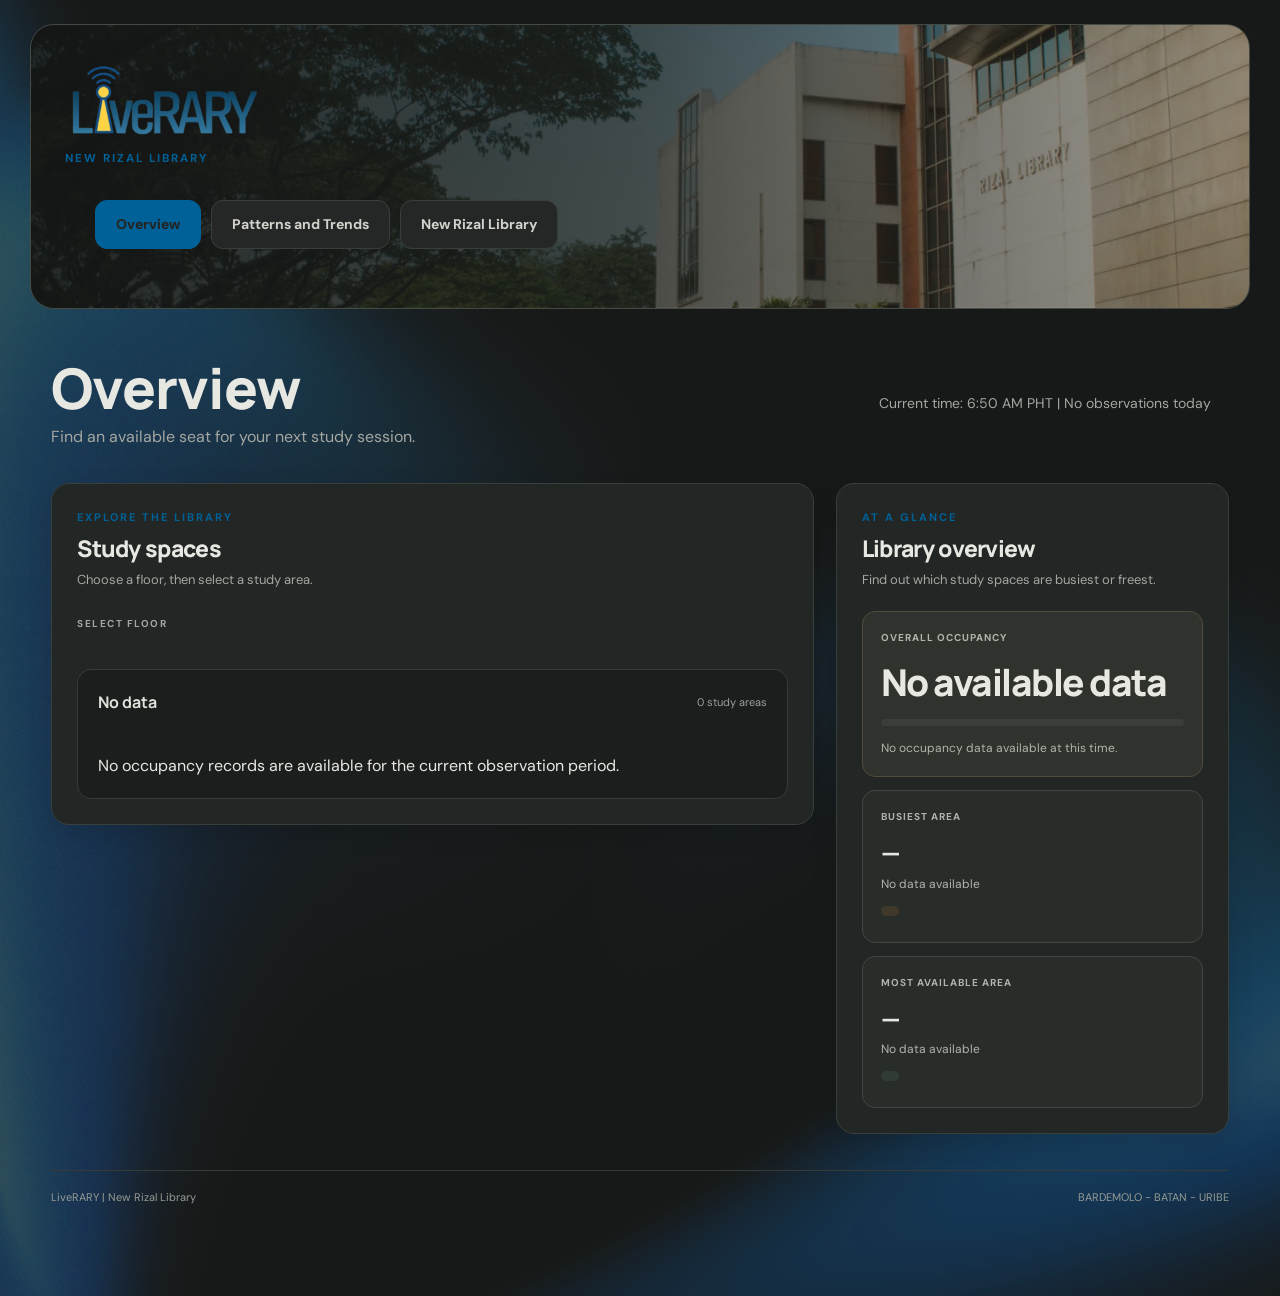
<file: index.html>
<!DOCTYPE html>
<html lang="en">
<head>
    <meta charset="UTF-8">
    <meta name="viewport" content="width=device-width, initial-scale=1.0">
    <title>LiveRARY | Overview</title>
    
    <link rel="icon" type="image" href="mmedia/img/liveRARY_logo.png">
    <link rel="stylesheet" href="css/general.css">
    <link rel="stylesheet" href="css/index.css">
</head>
<body>
    <header class="hero">
        <div class="hero-top">
            <div>
                <img src="mmedia/img/liveRARY_logo.png">    
                <p class="eyebrow">NEW RIZAL LIBRARY</p>
            </div>
        </div>

         <nav class="navigation">
        <a href="index.html" class="nav-link active">Overview</a>
        <a href="html/patternsandtrends.html" class="nav-link">Patterns and Trends</a>
        <a href="https://rizal.library.ateneo.edu" class="nav-link">New Rizal Library</a>
    </nav>
    </header>

    <main class="overview-page">
        <section class="page-heading">
            <div>
                <h1>Overview</h1>
                <p>
                    Find an available seat for your next study session.
                </p>
            </div>
           
            <p id="data-timestamp" class="data-timestamp">
                Loading occupancy data.
            </p>
        </section>

        <section class="dashboard">

            <article class="panel study-panel" id="zones">
                <div class="panel-heading">
                    <div>
                        <p class="section-label">EXPLORE THE LIBRARY</p>
                        <h2>Study spaces</h2>
                        <p class="muted">
                            Choose a floor, then select a study area.
                        </p>
                    </div>
                </div>

                <p class="tabs-heading">SELECT FLOOR</p>
                <div class="floor-tabs" id="floor-tabs"></div>

                <div class="area-section">
                    <div class="area-section-heading">
                        <h3 id="selected-floor-title">Floor 1</h3>
                        <span id="area-count">2 study areas</span>
                    </div>

                    <div class="area-tabs" id="area-tabs"></div>
                    <div id="area-details"></div>
                </div>
            </article>

            <div class="panel summary-panel">
                <div class="panel-heading">
                    <div>
                        <p class="section-label">AT A GLANCE</p>
                        <h2>Library overview</h2>
                        <p class="muted">
                            Find out which study spaces are busiest or freest.
                        </p>
                    </div>
                </div>

                <div class="summary-card overall-card">
                    <div class="summary-card-top">
                        <span class="summary-label">OVERALL OCCUPANCY</span>
                    </div>

                    <p class="summary-number" id="overall-occupancy">0%</p>

                    <div class="summary-progress">
                        <div id="overall-progress"></div>
                    </div>

                    <p class="summary-description" id="seat-summary"></p>
                </div>

                <div class="summary-card">
                    <div class="summary-card-top">
                        <span class="summary-label">BUSIEST AREA</span>
                    </div>

                    <p class="summary-number area-name" id="busiest-area">—</p>
                    <p class="summary-description" id="busiest-floor"></p>
                    <span class="area-badge busy-badge" id="busiest-rate"></span>
                </div>

                <div class="summary-card">
                    <div class="summary-card-top">
                        <span class="summary-label">MOST AVAILABLE AREA</span>
                    </div>

                    <p class="summary-number area-name" id="freest-area">—</p>
                    <p class="summary-description" id="freest-floor"></p>
                    <span class="area-badge free-badge" id="freest-rate"></span>
                </div>
            </div>

        </section>

        <footer class="overview-footer">
            <p>LiveRARY | New Rizal Library</p>
            <p>BARDEMOLO - BATAN - URIBE</p>
        </footer>
    </main>
    <script src="js/index.js"></script>
</body>
</html>
</file>
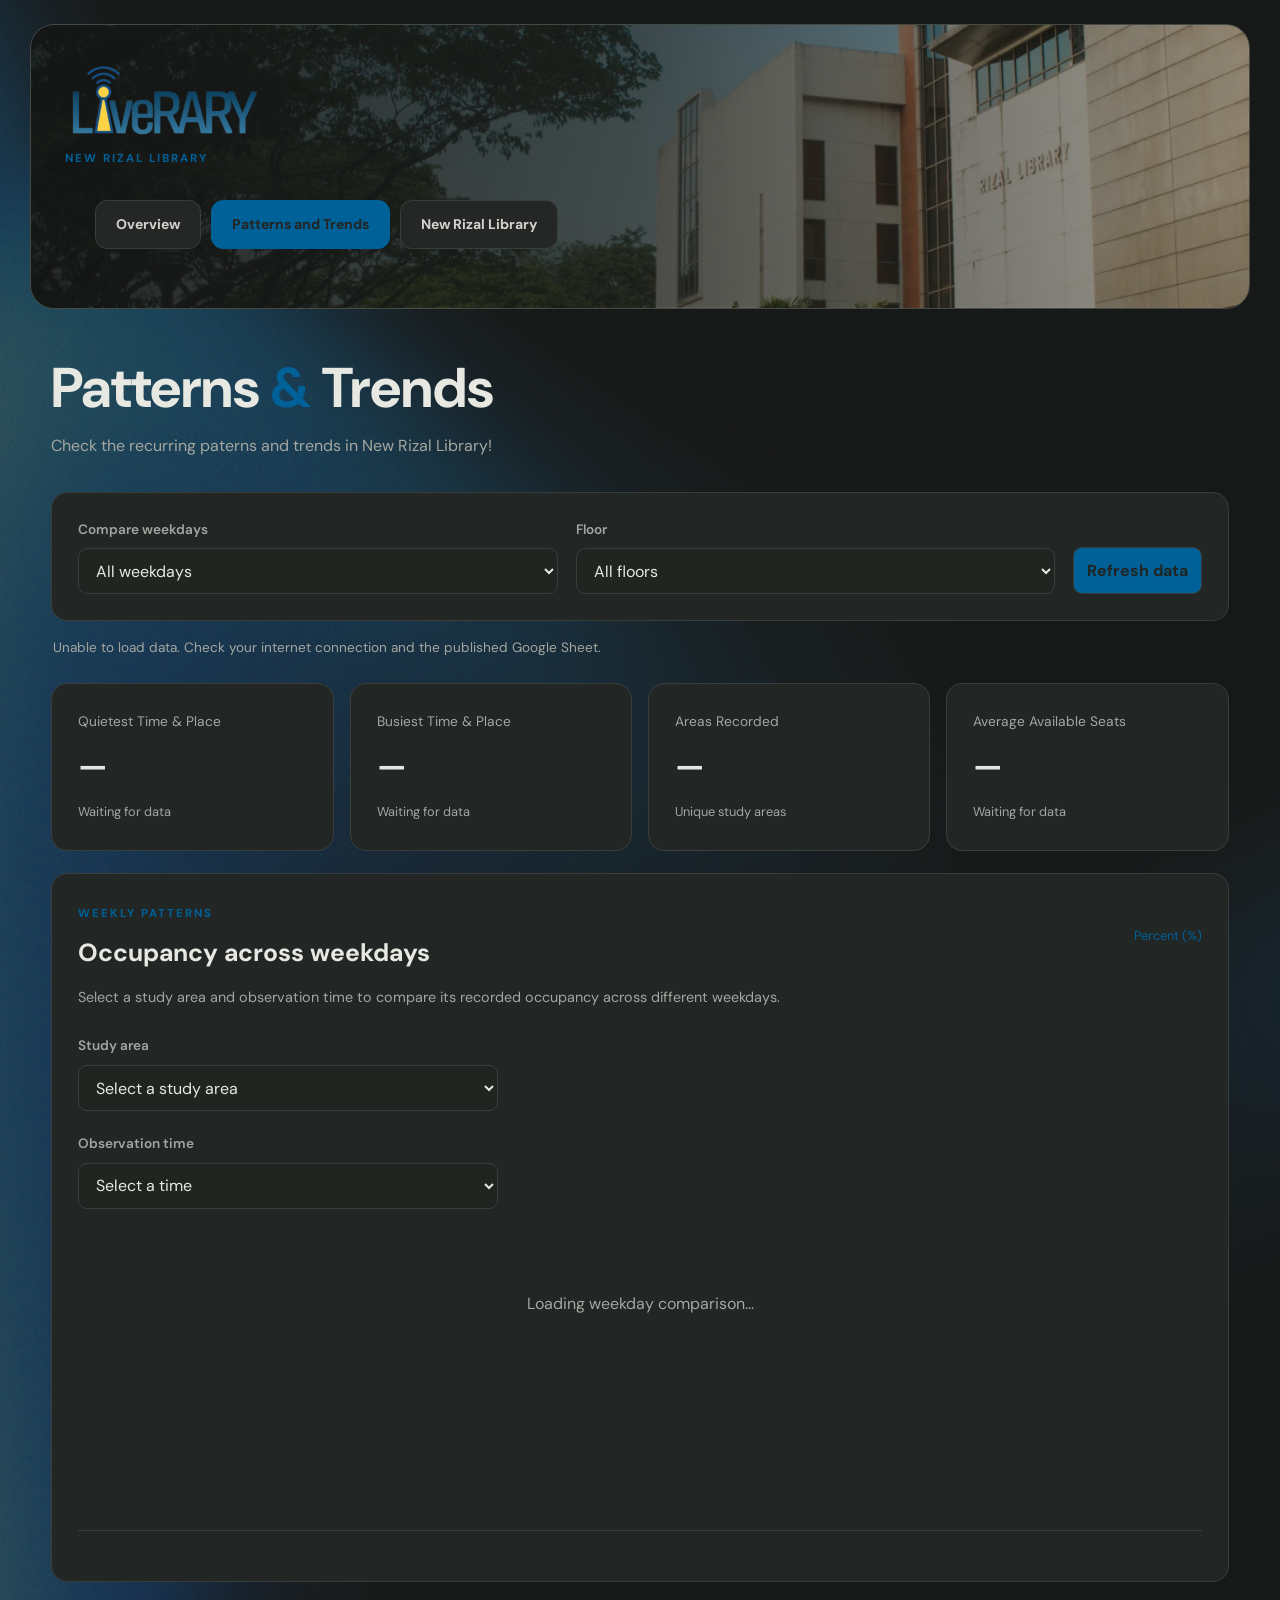
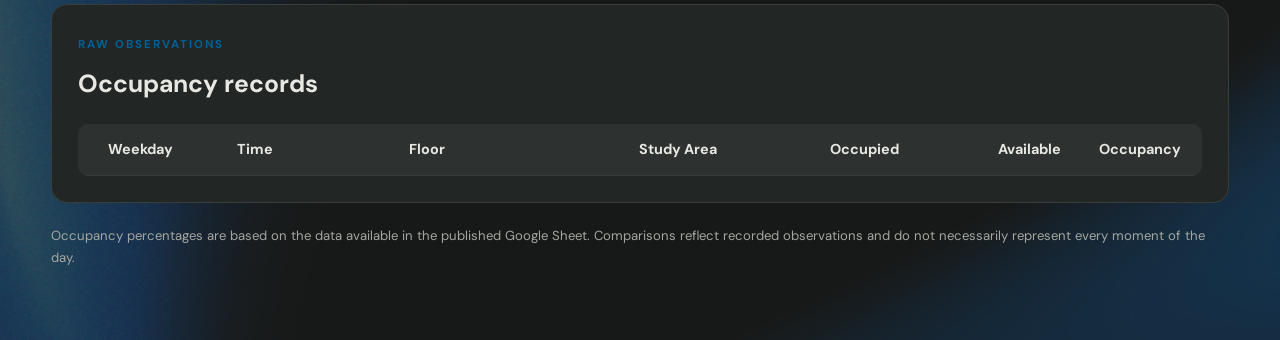
<file: html/patternsandtrends.html>
<!DOCTYPE html>
<html lang="en">
<head>
    <meta charset="UTF-8">
    <meta name="viewport" content="width=device-width, initial-scale=1.0">
    <title>LiveRARY | Patterns and Trends</title>

    <link rel="icon" type="image" href="../mmedia/img/liveRARY_logo.png">
    <link rel="stylesheet" href="../css/general.css">
    <link rel="stylesheet" href="../css/patternsandtrends.css">
</head>

<body>
    <header class="hero">
        <div class="hero-top">
            <div>
                <img src="../mmedia/img/liveRARY_logo.png">
                <p class="eyebrow">NEW RIZAL LIBRARY</p>
            </div>
        </div>

        <nav class="navigation">
            <a href="../index.html" class="nav-link">Overview</a>
            <a href="patternsandtrends.html" class="nav-link active">Patterns and Trends</a>
            <a href="https://rizal.library.ateneo.edu" class="nav-link">New Rizal Library</a>
        </nav>
    </header>

    <main class="trends-container">

        <section class="page-heading">
            <h1>Patterns <span>&</span> Trends</h1>
            <p>
                Check the recurring paterns and trends in New Rizal Library!
            </p>
        </section>

        <section class="controls panel">

            <div class="control-group">
                <label for="weekday-select">Compare weekdays</label>
                <select id="weekday-select">
                    <option value="All">All weekdays</option>
                    <option value="Monday">Monday</option>
                    <option value="Tuesday">Tuesday</option>
                    <option value="Wednesday">Wednesday</option>
                    <option value="Thursday">Thursday</option>
                    <option value="Friday">Friday</option>
                </select>
            </div>

            <div class="control-group">
                <label for="floor-select">Floor</label>
                <select id="floor-select">
                    <option value="All">All floors</option>
                    <option value="1">Floor 1</option>
                    <option value="2">Floor 2</option>
                    <option value="3">Floor 3</option>
                    <option value="4">Floor 4</option>
                    <option value="5">Floor 5</option>
                </select>
            </div>

            <button id="refresh-button" type="button">
                Refresh data
            </button>

        </section>

        <p id="data-status" class="data-status" role="status">
            Loading occupancy data...
        </p>

        <!-- SUMMARY CARDS -->
        <section class="summary-grid">

            <article class="summary-card panel">
                <p>Quietest Time & Place</p>
                <h2 id="quietest-time">—</h2>
                <span id="quietest-detail">Waiting for data</span>
            </article>

            <article class="summary-card panel">
                <p>Busiest Time & Place</p>
                <h2 id="busiest-time">—</h2>
                <span id="busiest-detail">Waiting for data</span>
            </article>

            <article class="summary-card panel">
                <p>Areas Recorded</p>
                <h2 id="areas-count">—</h2>
                <span id="areas-detail">Unique study areas</span>
            </article>

            <article class="summary-card panel">
                <p>Average Available Seats</p>
                <h2 id="average-available-seats">—</h2>
                <span id="average-available-detail">Waiting for data</span>
            </article>

        </section>

        <!-- WEEKDAY COMPARISON CHART -->
        <section class="panel chart-panel">

            <div class="section-heading">
                <div>
                    <p class="eyebrow">WEEKLY PATTERNS</p>
                    <h2>Occupancy across weekdays</h2>
                </div>

                <span class="chart-unit">Percent (%)</span>
            </div>

            <p class="section-description">
                Select a study area and observation time to compare
                its recorded occupancy across different weekdays.
            </p>

            <div class="control-group area-picker">
                <label for="area-select">Study area</label>
                <select id="area-select">
                    <option value="">Select a study area</option>
                </select>
            </div>

            <div class="control-group time-picker">
                <label for="time-select">Observation time</label>
                <select id="time-select">
                    <option value="">Select a time</option>
                </select>
            </div>

            <div id="weekday-chart" class="weekday-chart">
                <p class="empty-state">
                    Loading weekday comparison...
                </p>
            </div>

            <p id="trend-note" class="trend-note"></p>

        </section>

        <!-- COMPLETE OCCUPANCY RECORDS -->
        <section class="panel table-panel">

            <div class="section-heading">
                <div>
                    <p class="eyebrow">RAW OBSERVATIONS</p>
                    <h2>Occupancy records</h2>
                </div>
            </div>

            <div class="table-wrapper">
                <table>
                    <thead>
                        <tr>
                            <th>Weekday</th>
                            <th>Time</th>
                            <th>Floor</th>
                            <th>Study Area</th>
                            <th>Occupied</th>
                            <th>Available</th>
                            <th>Occupancy</th>
                        </tr>
                    </thead>
                    <tbody id="records-table"></tbody>
                </table>
            </div>

        </section>

        <p class="page-note">
            Occupancy percentages are based on the data available
            in the published Google Sheet. Comparisons reflect recorded
            observations and do not necessarily represent every moment
            of the day.
        </p>

    </main>

    <script src="../js/patternsandtrends.js"></script>
</body>
</html>
</file>
<file: css/general.css>
@import url('https://fonts.googleapis.com/css2?family=DM+Sans:wght@400;500;600;700&family=Manrope:wght@400;500;600;700;800&display=swap');

:root {
    --forest: #a9c7b5;
    --forest-dark: #202522;
    --sage: #343a36;
    --sage-light: #292e2b;
    --cream: #171918;
    --white: #222624;
    --text: #e8e8e3;
    --muted: #a4a7a1;
    --border: #3a3e3b;
    --teal: #91b5a0;
    --azure: #006199;
    --red: #d78378;
    --gold: #006199;
}

* {
    box-sizing: border-box;
    margin: 0;
    padding: 0;
}

html {
    scroll-behavior: smooth;
}

body {
    background-image: url(../mmedia/img/background.png);
    background-size: cover;
    color: var(--text);
    font-family: 'DM Sans', sans-serif;
    line-height: 1.6;
}

.hero {
    position: relative;
    isolation: isolate;
    overflow: hidden;
    margin: 24px 30px 0;
    padding: 34px;
    min-height: 250px;

    background:
        linear-gradient(
            90deg,
            rgba(20, 23, 22, 0.92) 0%,
            rgba(28, 31, 29, 0.78) 50%,
            rgba(28, 31, 29, 0.35) 100%
        ),
        url("../mmedia/img/new-rizal-library.png");

    background-size: cover;
    background-position: center 45%;
    background-repeat: no-repeat;

    color: #f0f0eb;
    border: 1px solid #444944;
    border-radius: 24px;
}

.hero-top {
    position: relative;
    z-index: 1;
    display: flex;
    justify-content: space-between;
    align-items: center;
    gap: 24px;
}

.hero-top img {
    width: 200px;
    object-fit: cover;
    display: block;
    margin: 0;
    padding: 0;
}

.eyebrow {
    color: var(--azure);
    font-size: 11px;
    font-weight: 700;
    letter-spacing: 2px;
    margin-top: 5px;
}

.hero h1 {
    font-family: 'Manrope', sans-serif;
    font-size: clamp(36px, 5vw, 48px);
    font-weight: 800;
    line-height: 1.2;
    letter-spacing: -2px;
}

.hero h1 span {
    color: var(--azure);
}

.tagline {
    margin-top: 18px;
    color: #d2d4ce;
    font-size: 16px;
}

.navigation {
    display: flex;
    flex-wrap: nowrap;
    gap: 10px;
    margin: 22px 30px;
    padding-bottom: 3px;
}

.nav-link {
    flex-shrink: 0;
    padding: 12px 20px;
    border: 1px solid var(--border);
    border-radius: 12px;
    background: #242725;
    color: #d2d3cd;
    text-decoration: none;
    font-size: 14px;
    font-weight: 700;
    transition: 0.2s ease;
}

.nav-link:hover {
    background: #393e39;
    border-color: var(--azure);
    transform: scale(1.05);
}

.nav-link.active {
    background: var(--azure);
    border-color: var(--azure);
    color: #24231e;
}

button {
    font-family: inherit;
}

@media (max-width: 650px) {
    .hero {
        margin: 12px 12px 0;
        padding: 24px 20px;
        min-height: 230px;
        border-radius: 18px;
    }

    .hero-top {
        align-items: flex-start;
        flex-direction: column;
    }

    .navigation {
        margin: 15px 12px 28px;
    }

    .nav-link {
        padding: 11px 15px;
        font-size: 12px;
    }
}
</file>
<file: css/index.css>
.overview-page {
    width: min(1180px, 92%);
    margin: 0 auto;
    padding: 48px 0 70px;
}

.page-heading {
    display: grid;
    grid-template-columns: 1fr 2fr 0.7fr;
    align-items: center;
    gap: 24px;
}

.page-heading p {
    color: var(--muted);
    line-height: 1.7;
    max-width: 720px;
}

.data-notice {
    width: 100%;
    box-sizing: border-box;
    background-color: #fff8e7;
    border: 1px solid #d6a441;
    border-left: 4px solid #d6a441;
    border-radius: 8px;
    padding: 8px 14px;
    margin: 0;
    color: #664d03;
    font-size: 11px;
    line-height: 1.35;
    text-align: left;
    align-self: center;
}

.data-notice strong {
    display: block;
    font-size: 12px;
    margin-bottom: 3px;
    text-align: left;
}

.data-notice p {
    margin: 0;
}

.data-timestamp {
    margin: 0;
    font-size: 14px;
    line-height: 1.5;
}

#data-timestamp {
    display: block;
    width: fit-content;
    max-width: 100%;
    height: auto;
    min-height: 0;
    box-sizing: border-box;
    padding: 12px 18px;
    margin: 0;
    line-height: 1.4;
    white-space: normal;
}

.page-heading {
    display: flex;
    width: 100%;
    margin: 0 0 32px;
    padding: 0;
    text-align: center;
    justify-content: space-between;
}

.page-heading h1 {
    color: #e8e8e3;
    font-family: 'Manrope', sans-serif;
    font-size: clamp(2rem, 5vw, 3.5rem);
    font-weight: 800;
    letter-spacing: -1px;
    line-height: 1.1;
    margin: 0 0 5px;
    text-align: left;
}

.page-heading > p {
    color: var(--muted);
    line-height: 1.7;
    max-width: 720px;
    margin: 0;
    text-align: left;
}

.eyebrow {
    color: var(--gold);
    font-size: 0.72rem;
    font-weight: 700;
    letter-spacing: 2px;
    margin-bottom: 10px;
}

.section-label {
    color: var(--gold);
    font-size: 11px;
    font-weight: 700;
    letter-spacing: 2px;
    margin-bottom: 7px;
}

.muted {
    color: #a4a7a1;
    font-size: 13px;
    margin-top: 6px;
}

.dashboard {
    display: grid;
    grid-template-columns: minmax(0, 1.65fr) minmax(300px, 0.85fr);
    align-items: start;
    gap: 22px;
}

.panel {
    min-width: 0;
    padding: 25px;
    background: #222624;
    border: 1px solid #3a3e3b;
    border-radius: 18px;
    box-shadow: 0 8px 24px rgba(0, 0, 0, 0.12);
}

.panel-heading {
    display: flex;
    justify-content: space-between;
    align-items: flex-start;
    gap: 12px;
    margin-bottom: 25px;
}

.page-heading h2,
.panel h2 {
    color: #e8e8e3;
    font-family: 'Manrope', sans-serif;
    font-weight: 800;
    letter-spacing: -0.7px;
}

.page-heading h2 {
    font-size: 30px;
    line-height: 1.3;
}

.panel h2 {
    font-size: 23px;
    line-height: 1.35;
}

/* Floor and area tabs */
.tabs-heading {
    margin-bottom: 10px;
    color: #a4a7a1;
    font-size: 10px;
    font-weight: 700;
    letter-spacing: 1.5px;
}

.floor-tabs,
.area-tabs {
    display: flex;
    flex-wrap: wrap;
    gap: 8px;
}

.floor-tabs {
    margin-bottom: 27px;
}

.tab,
.area-tab {
    padding: 10px 15px;
    border: 1px solid #414641;
    border-radius: 9px;
    background: #292d2a;
    color: #dedfd9;
    font-size: 13px;
    font-weight: 600;
    cursor: pointer;
    transition: 0.2s ease;
}

.tab:hover,
.area-tab:hover {
    background: #393e39;
    border-color: #b6a16e;
}


.tab.active,
.area-tab.active {
    background-color: var(--azure);
    color: var(--cream);
    border: 1px solid var(--azure);
}

.closed-card {
    border-color: #594444;
}

.closed-message {
    display: flex;
    align-items: center;
    gap: 10px;
    margin-top: 24px;
    padding: 18px;
    border: 1px solid #594444;
    border-radius: 10px;
    background: #302525;
    color: #f0a5a5;
    font-size: 18px;
}

.closed-indicator {
    width: 10px;
    height: 10px;
    border-radius: 50%;
    background: #e57373;
}

.closed-description {
    margin-top: 12px;
    color: #aaa;
    font-size: 13px;
}

/* Study area section */
.area-section {
    padding: 20px;
    background: #1b1e1c;
    border: 1px solid #363b37;
    border-radius: 14px;
}

.area-section-heading {
    display: flex;
    justify-content: space-between;
    align-items: center;
    gap: 10px;
    margin-bottom: 15px;
}

.area-section-heading h3 {
    color: #e0e2dc;
    font-family: 'Manrope', sans-serif;
    font-size: 16px;
}

.area-section-heading > span {
    color: #9ba09a;
    font-size: 11px;
}

.area-tabs {
    margin-bottom: 22px;
}

.area-card {
    padding-top: 20px;
    border-top: 1px solid #363b37;
}

.area-floor {
    color: #c4ad78;
    font-size: 10px;
    font-weight: 700;
    letter-spacing: 1.5px;
    text-transform: uppercase;
}

.area-card h3 {
    margin: 5px 0 24px;
    color: #e8e8e3;
    font-family: 'Manrope', sans-serif;
    font-size: 25px;
    font-weight: 800;
    line-height: 1.3;
}

/* Occupancy information */
.occupancy-heading {
    display: flex;
    justify-content: space-between;
    align-items: center;
    gap: 12px;
    margin-bottom: 10px;
    color: #d0d1cb;
    font-size: 13px;
}

.occupancy-heading strong {
    color: #e5d2a4;
    font-size: 18px;
}

.progress,
.summary-progress {
    width: 100%;
    height: 9px;
    overflow: hidden;
    background: #3a3e3b;
    border-radius: 20px;
}

.progress-fill {
    height: 100%;
    border-radius: 20px;
    transition: width 0.3s ease;
}

.progress-fill.green {
    background: #104a6b ;
}

.progress-fill.gold {
    background: #FFD444 ;
}

.progress-fill.red {
    background: #d78378;
}

/* Individual area statistics */
.area-stats {
    display: grid;
    grid-template-columns: repeat(3, minmax(0, 1fr));
    gap: 10px;
    margin-top: 23px;
}

.mini-stat {
    padding: 14px 8px;
    text-align: center;
    background: #292d2a;
    border: 1px solid #414641;
    border-radius: 10px;
}

.mini-stat span {
    display: block;
    color: #a4a7a1;
    font-size: 11px;
}

.mini-stat strong {
    display: block;
    margin-top: 5px;
    color: #e8e8e3;
    font-family: 'Manrope', sans-serif;
    font-size: 23px;
}

.occupancy-status {
    display: inline-block;
    margin-top: 20px;
    padding: 6px 11px;
    border-radius: 20px;
    font-size: 11px;
    font-weight: 700;
}

.occupancy-status.green {
    background: #29372e;
    color: #b4d0bc;
}

.occupancy-status.gold {
    background: #40382a;
    color: #e0c88f;
}

.occupancy-status.red {
    background: #402c2a;
    color: #efa69d;
}

/* Summary panel */
.summary-panel {
    display: flex;
    flex-direction: column;
    gap: 13px;
}

.summary-panel .panel-heading {
    margin-bottom: 7px;
}

.summary-card {
    padding: 18px;
    border: 1px solid #414641;
    border-radius: 13px;
    background: #292d2a;
}

.overall-card {
    background: #30332d;
    border-color: #504b3c;
}

.summary-card-top {
    display: flex;
    align-items: center;
    gap: 9px;
    margin-bottom: 12px;
}

.summary-icon {
    display: grid;
    place-items: center;
    width: 30px;
    height: 30px;
    flex-shrink: 0;
    border-radius: 9px;
    background: #373b35;
    color: #FFD444 ;
    font-size: 17px;
    font-weight: 700;
}

.busy-icon {
    background: #40382a;
    color: #e0c88f;
}

.free-icon {
    background: #414154;
    color: #8ACFF8 ;
}

.summary-label {
    color: #b1b4ad;
    font-size: 10px;
    font-weight: 700;
    letter-spacing: 1px;
}

.summary-number {
    color: #e8e8e3;
    font-family: 'Manrope', sans-serif;
    font-size: 37px;
    font-weight: 800;
    letter-spacing: -1.5px;
    line-height: 1.3;
    overflow-wrap: anywhere;
}

.summary-number.area-name {
    font-size: 25px;
    letter-spacing: -0.7px;
}

.summary-progress {
    height: 7px;
    margin: 13px 0;
}

.summary-progress div {
    height: 100%;
    width: 0;
    background: #8ACFF8 ;
    border-radius: 20px;
    transition: width 0.3s ease;
}

.summary-description {
    margin-top: 5px;
    color: #b1b4ad;
    font-size: 12px;
}

.area-badge {
    display: inline-block;
    margin-top: 12px;
    padding: 5px 9px;
    border-radius: 20px;
    font-size: 10px;
    font-weight: 700;
}

.busy-badge {
    background: #40382a;
    color: #e0c88f;
}

.free-badge {
    background: #303b33;
    color: #b4d0bc;
}

/* Footer */
.overview-footer {
    display: flex;
    justify-content: space-between;
    gap: 12px;
    margin: 36px 0 20px;
    padding-top: 18px;
    border-top: 1px solid #363b37;
    color: #969b94;
    font-size: 11px;
}

/* Tablet */
@media (max-width: 1000px) {
    .dashboard {
        grid-template-columns: 1fr;
    }

    .summary-panel {
        display: grid;
        grid-template-columns: repeat(2, minmax(0, 1fr));
    }

    .summary-panel .panel-heading,
    .tip-card {
        grid-column: 1 / -1;
    }
}

/* Mobile */
@media (max-width: 650px) {
    .overview-page {
        width: 100%;
        padding: 32px 14px 45px;
    }

    .page-heading {
        display: block;
        text-align: left;
        margin-bottom: 26px;
    }

    .page-heading h1 {
        font-size: clamp(2rem, 8vw, 2.6rem);
    }

    .page-heading > p {
        font-size: 14px;
    }

    .page-heading h2 {
        font-size: 26px;
    }

    .panel {
        padding: 18px;
        border-radius: 15px;
    }

    .panel h2 {
        font-size: 21px;
    }

    .area-section {
        padding: 14px;
    }

    .area-stats {
        grid-template-columns: 1fr;
    }

    .mini-stat {
        display: flex;
        align-items: center;
        justify-content: space-between;
        padding: 10px 13px;
        text-align: left;
    }

    .mini-stat strong {
        margin-top: 0;
    }

    .summary-panel {
        grid-template-columns: 1fr;
    }

    .summary-panel .panel-heading,
    .tip-card {
        grid-column: auto;
    }

    .overview-footer {
        flex-direction: column;
    }
}
</file>
<file: css/patternsandtrends.css>
.trends-container {
    width: min(1180px, 92%);
    margin: 0 auto;
    padding: 48px 0 70px;
}

.page-heading {
    margin-bottom: 32px;
}

.eyebrow {
    color: var(--gold);
    font-size: 0.72rem;
    font-weight: 700;
    letter-spacing: 2px;
    margin-bottom: 10px;
}

.page-heading h1 {
    font-size: clamp(2rem, 5vw, 3.5rem);
    line-height: 1.1;
    margin-bottom: 14px;
}

.page-heading h1 span {
    color: var(--gold);
}

.page-heading > p:last-child,
.section-description {
    color: var(--muted);
    line-height: 1.7;
    max-width: 720px;
}

.panel {
    background: var(--white);
    border: 1px solid var(--border);
    border-radius: 16px;
    padding: 26px;
}

.chart-panel,
.table-panel {
    margin-bottom: 22px;
}

.controls {
    display: flex;
    align-items: end;
    flex-wrap: wrap;
    gap: 18px;
    margin-bottom: 16px;
}

.control-group {
    display: flex;
    flex-direction: column;
    gap: 8px;
    flex: 1;
    min-width: 180px;
}

.control-group label {
    color: var(--muted);
    font-size: 0.85rem;
    font-weight: 600;
}

.control-group select,
#refresh-button {
    min-height: 46px;
    border-radius: 9px;
    border: 1px solid var(--border);
    padding: 10px 13px;
    font: inherit;
}

.control-group select {
    background: var(--forest-dark);
    color: var(--text);
    width: 100%;
    cursor: pointer;
}

.control-group select:focus {
    outline: 2px solid var(--gold);
    outline-offset: 2px;
}

#refresh-button {
    background: var(--gold);
    color: #202522;
    font-weight: 700;
    cursor: pointer;
    transition: opacity 0.2s ease;
}

#refresh-button:hover {
    opacity: 0.88;
}

#refresh-button:disabled {
    opacity: 0.55;
    cursor: not-allowed;
}

.data-status {
    color: var(--muted);
    font-size: 0.85rem;
    line-height: 1.6;
    margin: 14px 2px 24px;
}

.summary-grid {
    display: grid;
    grid-template-columns: repeat(4, minmax(0, 1fr));
    gap: 16px;
    margin-bottom: 22px;
}

.summary-card {
    min-width: 0;
}

.summary-card > p {
    color: var(--muted);
    font-size: 0.86rem;
    margin-bottom: 14px;
}

.summary-card h2 {
    font-size: clamp(1.35rem, 2.5vw, 2rem);
    overflow-wrap: anywhere;
    line-height: 1.25;
    margin-bottom: 12px;
}

.summary-card > span {
    color: var(--muted);
    font-size: 0.8rem;
    line-height: 1.5;
}

.section-heading {
    display: flex;
    justify-content: space-between;
    align-items: center;
    gap: 16px;
    flex-wrap: wrap;
}

.section-heading h2 {
    font-size: clamp(1.15rem, 2.5vw, 1.55rem);
}

.chart-unit {
    color: var(--gold);
    font-size: 0.8rem;
}

.section-description {
    font-size: 0.9rem;
    margin: 12px 0 26px;
}

.bar-chart {
    display: flex;
    flex-direction: column;
    gap: 21px;
}

.bar-row {
    display: grid;
    grid-template-columns: minmax(130px, 220px) minmax(70px, 1fr) 55px;
    align-items: center;
    gap: 14px;
}

.bar-label {
    color: var(--text);
    font-size: 0.86rem;
    overflow-wrap: anywhere;
}

.bar-track {
    height: 13px;
    background: var(--forest-dark);
    border-radius: 20px;
    overflow: hidden;
}

.bar-fill {
    height: 100%;
    border-radius: inherit;
    background: var(--teal);
    transition: width 0.3s ease;
}

.bar-fill.high {
    background: var(--red);
}

.bar-fill.moderate {
    background: var(--gold);
}

.bar-value {
    font-size: 0.86rem;
    font-weight: 700;
    text-align: right;
    font-variant-numeric: tabular-nums;
}

.area-picker,
.time-picker {
    max-width: 420px;
    margin-bottom: 22px;
}

.weekday-chart {
    display: grid;
    grid-template-columns: repeat(5, minmax(0, 1fr));
    gap: 16px;
    align-items: stretch;
    min-height: 300px;
    padding: 20px 8px 12px;
    border-bottom: 1px solid var(--border);
}

.weekday-column {
    display: grid;
    grid-template-rows: 24px 1fr 24px;
    justify-items: center;
    align-items: end;
    gap: 12px;
    min-width: 0;
    height: 280px;
}

.weekday-value {
    align-self: center;
    color: var(--text);
    font-size: 0.85rem;
    font-weight: 700;
    font-variant-numeric: tabular-nums;
    text-align: center;
    white-space: nowrap;
}

.weekday-track {
    display: flex;
    align-items: end;
    justify-content: center;
    width: min(100%, 58px);
    height: 100%;
    min-height: 0;
    background: rgba(255, 255, 255, 0.09);
    border: 1px solid rgba(255, 255, 255, 0.06);
    border-radius: 9px 9px 4px 4px;
    overflow: hidden;
}

.weekday-fill {
    display: block;
    flex-shrink: 0;
    width: 100%;
    height: 0;
    min-height: 0;
    background: var(--gold);
    border-radius: 7px 7px 0 0;
    transition: height 0.35s ease;
}

.weekday-label {
    align-self: center;
    color: var(--muted);
    font-size: 0.82rem;
    font-weight: 600;
    text-align: center;
}

.trend-note {
    margin-top: 24px;
    color: var(--muted);
    font-size: 0.84rem;
    line-height: 1.7;
}

.empty-state {
    grid-column: 1 / -1;
    color: var(--muted);
    text-align: center;
    padding: 40px 16px;
}

.table-wrapper {
    width: 100%;
    overflow-x: auto;
    margin-top: 20px;
    border-radius: 10px;
    scrollbar-width: thin;
    scrollbar-color: var(--gold) var(--forest-dark);
}

.table-wrapper table {
    width: 100%;
    min-width: 760px;
    border-collapse: collapse;
    table-layout: auto;
    text-align: left;
}

.table-wrapper thead {
    background: rgba(255, 255, 255, 0.05);
}

.table-wrapper th {
    color: var(--text);
    font-size: 0.9rem;
    font-weight: 700;
    white-space: nowrap;
    padding: 16px 14px;
    border-bottom: 1px solid var(--border);
}

.table-wrapper td {
    color: var(--text);
    font-size: 0.88rem;
    padding: 14px;
    border-bottom: 1px solid var(--border);
    line-height: 1.5;
}

.table-wrapper tbody tr {
    transition: background 0.2s ease;
}

.table-wrapper tbody tr:hover {
    background: rgba(255, 255, 255, 0.04);
}

.table-wrapper tbody tr:last-child td {
    border-bottom: none;
}

/* Column alignment */

.table-wrapper th:nth-child(1),
.table-wrapper td:nth-child(1) {
    min-width: 115px;
}

.table-wrapper th:nth-child(2),
.table-wrapper td:nth-child(2) {
    min-width: 95px;
}

.table-wrapper th:nth-child(3),
.table-wrapper td:nth-child(3) {
    min-width: 220px;
}

.table-wrapper th:nth-child(4),
.table-wrapper th:nth-child(5),
.table-wrapper td:nth-child(4),
.table-wrapper td:nth-child(5) {
    min-width: 90px;
    text-align: center;
}

.table-wrapper th:nth-child(6),
.table-wrapper td:nth-child(6) {
    min-width: 145px;
    text-align: right;
    white-space: nowrap;
}

.table-wrapper {
    width: 100%;
    overflow-x: auto;
}

.table-wrapper table {
    width: 100%;
    min-width: 950px;
    border-collapse: collapse;
    text-align: left;
}

.table-wrapper th,
.table-wrapper td {
    padding: 14px 16px;
    white-space: nowrap;
}

.table-wrapper th:nth-child(4),
.table-wrapper td:nth-child(4) {
    min-width: 240px;
    white-space: normal;
}


.table-wrapper table th,
.table-wrapper table td {
    text-align: center;
    vertical-align: middle;
}


.table-wrapper th:nth-child(4),
.table-wrapper td:nth-child(4) {
    text-align: center;
}

.page-note {
    color: var(--muted);
    font-size: 0.82rem;
    line-height: 1.7;
    margin-top: 18px;
}

/* =========================================
   RESPONSIVE DESIGN
========================================= */

@media (max-width: 1000px) {
    .summary-grid {
        grid-template-columns: repeat(2, minmax(0, 1fr));
    }

    .weekday-chart {
        gap: 10px;
    }

    .weekday-track {
        width: min(100%, 48px);
    }
}

@media (max-width: 700px) {
    .trends-container {
        width: 94%;
        padding: 32px 0 50px;
    }

    .panel {
        padding: 20px;
    }

    .controls {
        align-items: stretch;
    }

    .control-group {
        flex-basis: 100%;
    }

    #refresh-button {
        width: 100%;
    }

    .bar-row {
        grid-template-columns: minmax(95px, 130px) minmax(50px, 1fr) 48px;
        gap: 9px;
    }

    .bar-label,
    .bar-value {
        font-size: 0.78rem;
    }

    .weekday-chart {
        gap: 6px;
        padding-left: 0;
        padding-right: 0;
    }

    .weekday-column {
        height: 250px;
        grid-template-rows: 22px 1fr 22px;
        gap: 8px;
    }

    .weekday-track {
        width: min(100%, 38px);
    }

    .weekday-label,
    .weekday-value {
        font-size: 0.7rem;
    }
}

@media (max-width: 420px) {
    .summary-grid {
        grid-template-columns: 1fr;
    }

    .panel {
        padding: 16px;
    }

    .weekday-chart {
        gap: 4px;
    }

    .weekday-column {
        height: 220px;
    }

    .weekday-track {
        width: min(100%, 30px);
    }

    .weekday-label,
    .weekday-value {
        font-size: 0.64rem;
    }
}
</file>
